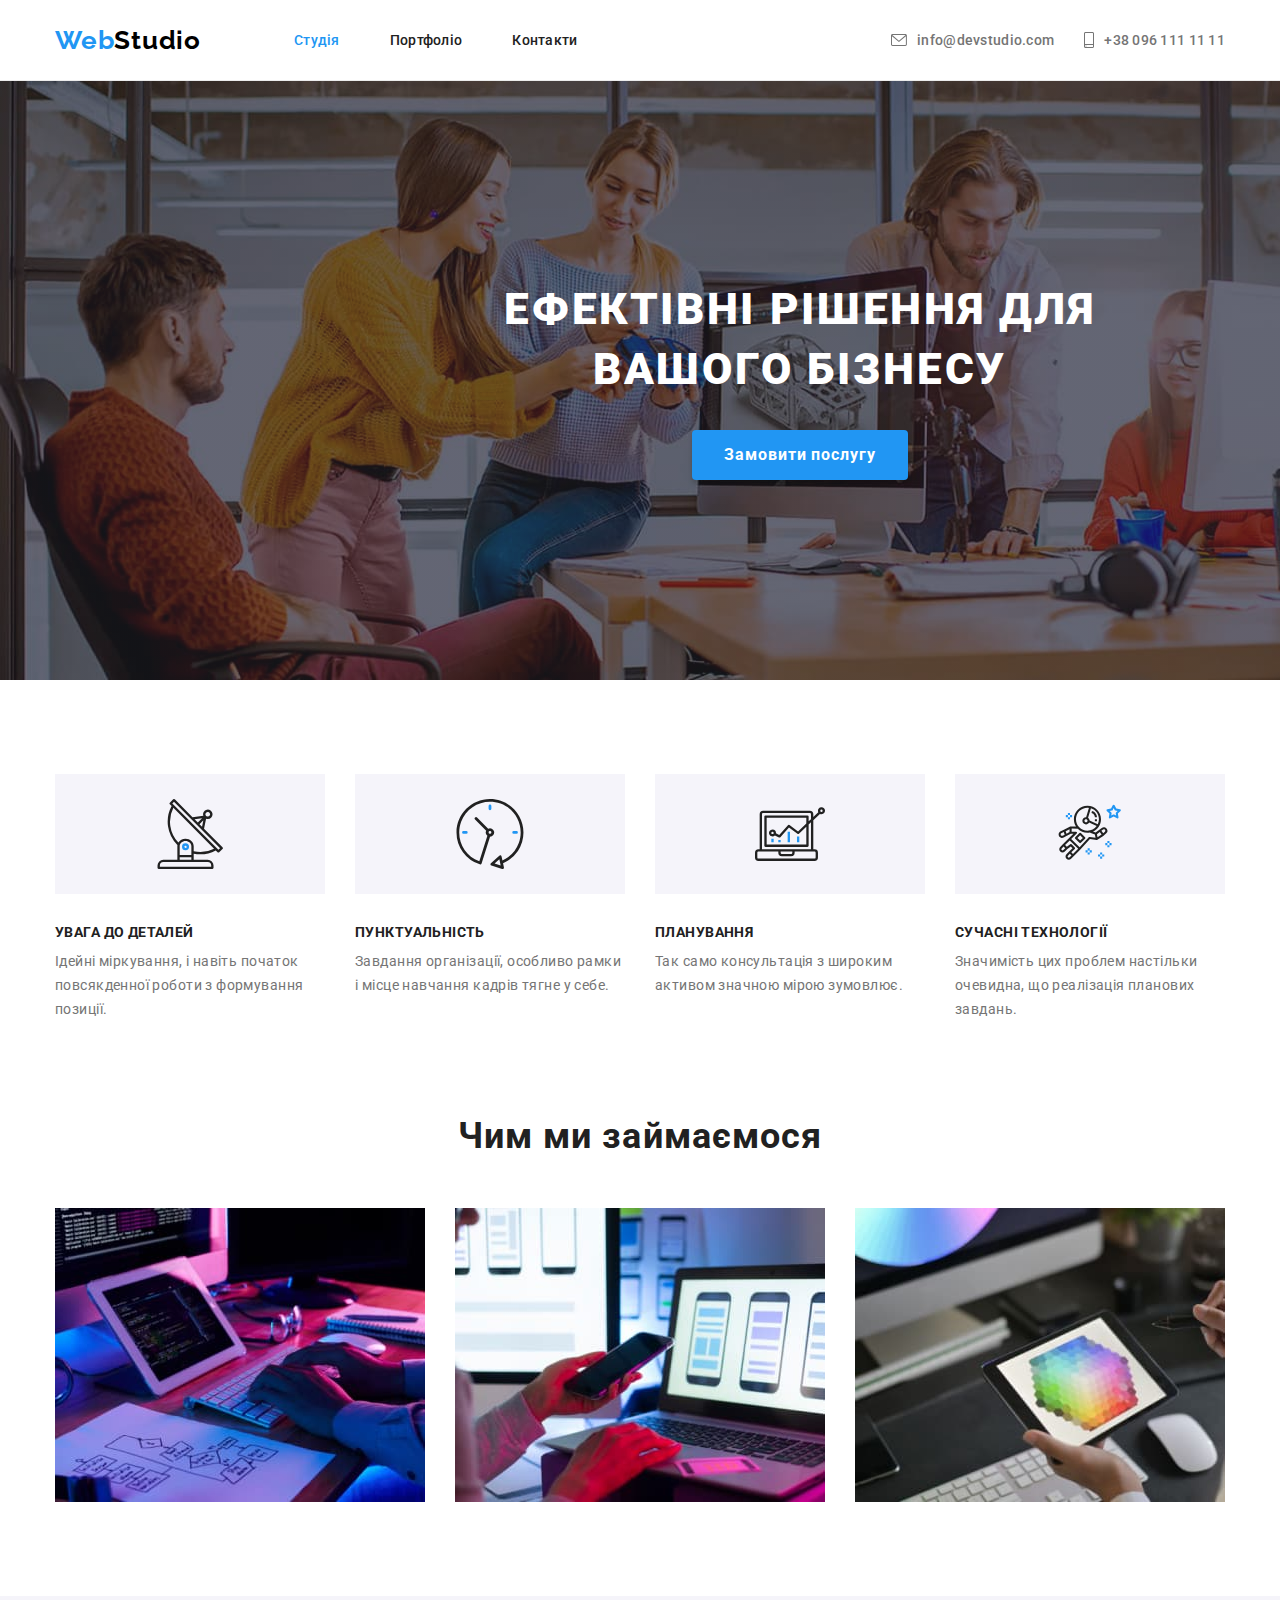
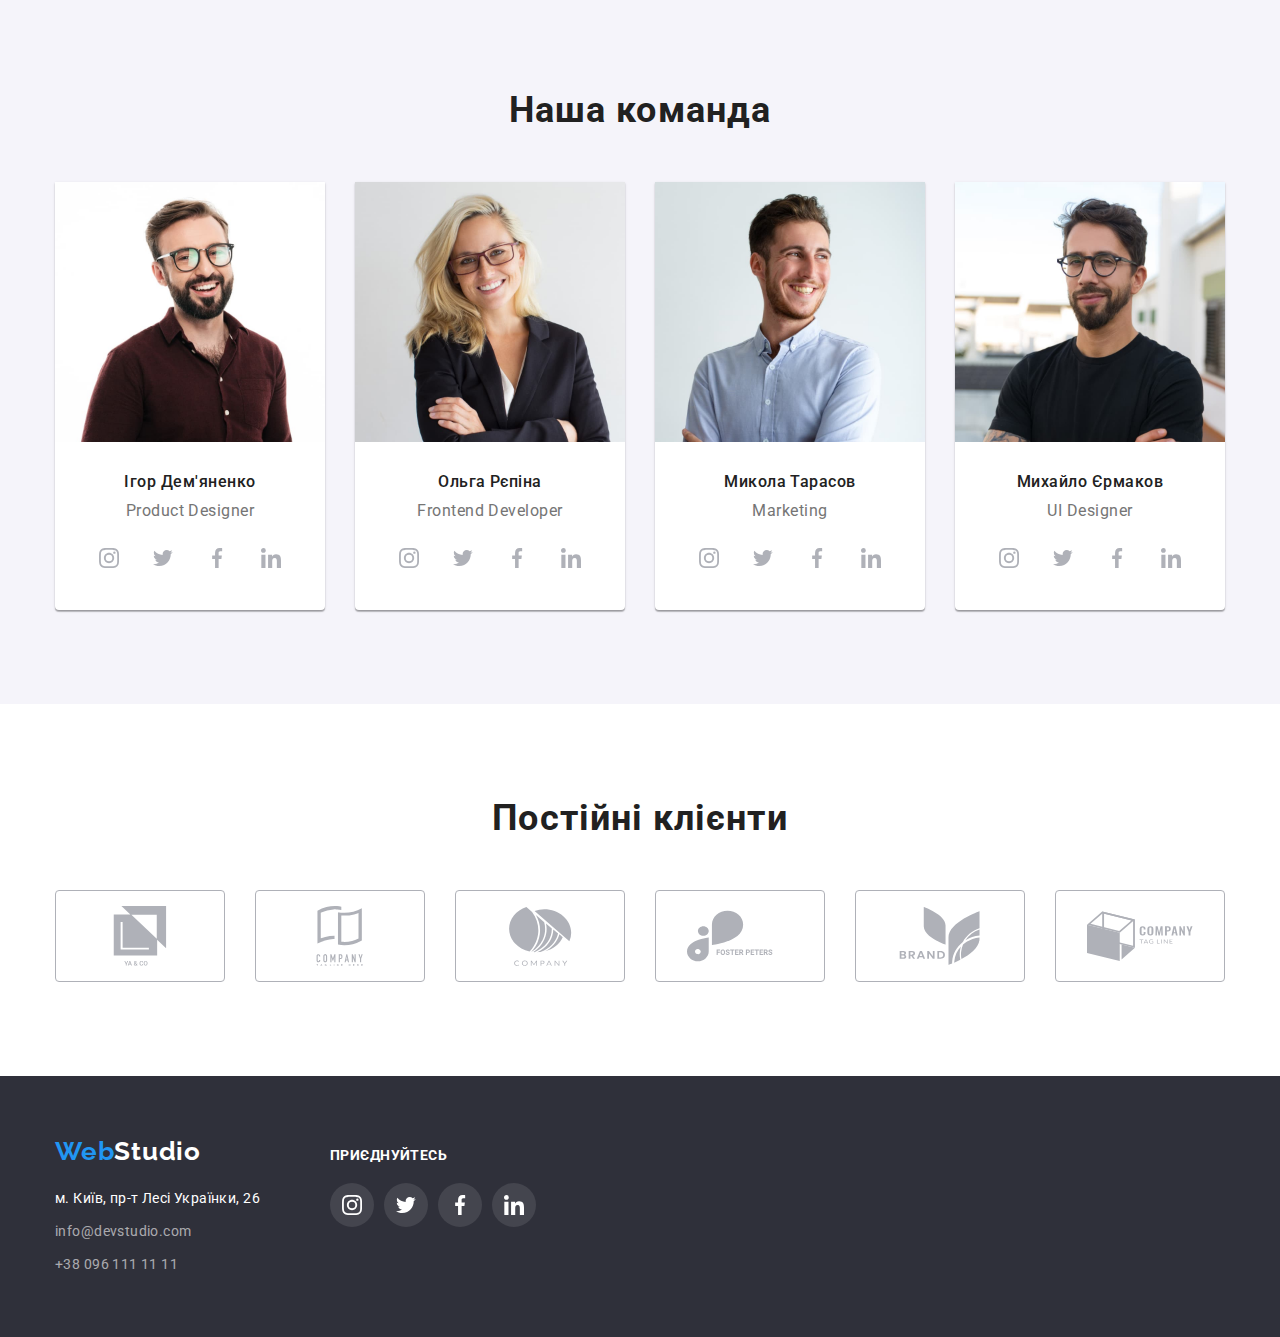
<file: index.html>
<!DOCTYPE html>
<html lang="en">
  <head>
    <meta http-equiv="x-ua-compatible" content="ie=edge" />
    <meta charset="utf-8" />
    <title>Студія</title>
    <link rel="preconnect" href="https://fonts.googleapis.com" />
    <link rel="preconnect" href="https://fonts.gstatic.com" crossorigin />
    <link
      href="https://fonts.googleapis.com/css2?family=Raleway:wght@700&family=Roboto:wght@400;500;700;900&display=swap"
      rel="stylesheet"
    />
    <link
      rel="stylesheet"
      href="https://cdn.jsdelivr.net/npm/modern-normalize@1.1.0/modern-normalize.min.css"
    />
    <link rel="stylesheet" href="css/styles.css" />
  </head>
  <body>
    <header class="main-header">
      <nav class="container page-header">
        <a class="logo" href="https://oasi911.github.io/goit-markup-hw-03/"
          >Web<span class="second-part">Studio</span></a
        >
        <ul class="navigation list">
          <li class="item">
            <a class="nav-item current" href="index.html">Студія</a>
          </li>
          <li class="item">
            <a class="nav-item" href="portfolio.html">Портфоліо</a>
          </li>
          <li class="item">
            <a class="nav-item" href="#contacts">Контакти</a>
          </li>
        </ul>
        <address class="address">
          <ul class="addresses list">
            <li class="item">
              <a class="address-item" href="mailto:info@devstudio.com"
                ><svg class="icon" height="12" width="16">
                  <use href="./images/icons.svg#icon-envelope"></use>
                </svg>
                info@devstudio.com</a
              >
            </li>
            <li class="item">
              <a class="address-item" href="tel:+380961111111"
                ><svg class="icon" height="16" width="10">
                  <use href="./images/icons.svg#icon-smartphone"></use>
                </svg>
                +38 096 111 11 11</a
              >
            </li>
          </ul>
        </address>
      </nav>
    </header>

    <main>
      <section class="banner">
        <div class="container">
          <h1 class="text">ЕФЕКТІВНІ РІШЕННЯ ДЛЯ ВАШОГО БІЗНЕСУ</h1>
          <button class="button-item" type="button">Замовити послугу</button>
        </div>
      </section>

      <section class="advantages section">
        <div class="container">
          <h2 class="slogan visually-hidden">Наші переваги</h2>
          <ul class="main-advantages list">
            <li class="item">
              <div class="icon-block">
                <svg class="icon" width="70" height="70">
                  <use href="./images/icons.svg#icon-antenna"></use>
                </svg>
              </div>
              <h3 class="slogan-item">УВАГА ДО ДЕТАЛЕЙ</h3>
              <p class="text">
                Ідейні міркування, і навіть початок повсякденної роботи з
                формування позиції.
              </p>
            </li>
            <li class="item">
              <div class="icon-block">
                <svg class="icon" width="70" height="70">
                  <use href="./images/icons.svg#icon-clock"></use>
                </svg>
              </div>
              <h3 class="slogan-item">ПУНКТУАЛЬНІСТЬ</h3>
              <p class="text">
                Завдання організації, особливо рамки і місце навчання кадрів
                тягне у себе.
              </p>
            </li>
            <li class="item">
              <div class="icon-block">
                <svg class="icon" width="70" height="70">
                  <use href="./images/icons.svg#icon-diagram"></use>
                </svg>
              </div>
              <h3 class="slogan-item">ПЛАНУВАННЯ</h3>
              <p class="text">
                Так само консультація з широким активом значною мірою зумовлює.
              </p>
            </li>
            <li class="item">
              <div class="icon-block">
                <svg class="icon" width="70" height="70">
                  <use href="./images/icons.svg#icon-astronaut"></use>
                </svg>
              </div>
              <h3 class="slogan-item">СУЧАСНІ ТЕХНОЛОГІЇ</h3>
              <p class="text">
                Значимість цих проблем настільки очевидна, що реалізація
                планових завдань.
              </p>
            </li>
          </ul>
        </div>
      </section>

      <section class="boxes section">
        <div class="container">
          <h2 class="slogan">Чим ми займаємося</h2>
          <ul class="main-boxes list">
            <li class="item">
              <img
                class="image"
                src="images/box1.jpg"
                alt="what we are doing picture one"
                width="370"
              />
            </li>
            <li class="item">
              <img
                class="image"
                src="images/box2.jpg"
                alt="what we are doing picture two"
                width="370"
              />
            </li>
            <li class="item">
              <img
                class="image"
                src="images/box3.jpg"
                alt="what we are doing picture three"
                width="370"
              />
            </li>
          </ul>
        </div>
      </section>

      <section class="team section">
        <div class="container">
          <h2 class="our-team">Наша команда</h2>
          <ul class="main-team list">
            <li class="item">
              <img src="images/person1.jpg" alt="Ihor" width="270" />
              <div class="info">
                <h3 class="name">Ігор Дем'яненко</h3>
                <p class="description">Product Designer</p>
              </div>
              <div class="svg-icons">
                <ul class="svg-items">
                  <li class="svg-item">
                    <a href="" class="link">
                      <svg class="icon img" width="20" height="20">
                        <use href="./images/icons.svg#icon-instagram"></use>
                      </svg>
                    </a>
                  </li>
                  <li class="svg-item">
                    <a href="" class="link">
                      <svg class="icon img" width="20" height="20">
                        <use href="./images/icons.svg#icon-twitter"></use>
                      </svg>
                    </a>
                  </li>
                  <li class="svg-item">
                    <a href="" class="link">
                      <svg class="icon img" width="20" height="20">
                        <use href="./images/icons.svg#icon-facebook"></use>
                      </svg>
                    </a>
                  </li>
                  <li class="svg-item">
                    <a href="" class="link">
                      <svg class="icon img" width="20" height="20">
                        <use href="./images/icons.svg#icon-linkedin"></use>
                      </svg>
                    </a>
                  </li>
                </ul>
              </div>
            </li>

            <li class="item">
              <img src="images/person2.jpg" alt="Olga" width="270" />
              <div class="info">
                <h3 class="name">Ольга Рєпіна</h3>
                <p class="description">Frontend Developer</p>
              </div>
              <div class="svg-icons">
                <ul class="svg-items">
                  <li class="svg-item">
                    <a href="" class="link">
                      <svg class="icon img" width="20" height="20">
                        <use href="./images/icons.svg#icon-instagram"></use>
                      </svg>
                    </a>
                  </li>
                  <li class="svg-item">
                    <a href="" class="link">
                      <svg class="icon img" width="20" height="20">
                        <use href="./images/icons.svg#icon-twitter"></use>
                      </svg>
                    </a>
                  </li>
                  <li class="svg-item">
                    <a href="" class="link">
                      <svg class="icon img" width="20" height="20">
                        <use href="./images/icons.svg#icon-facebook"></use>
                      </svg>
                    </a>
                  </li>
                  <li class="svg-item">
                    <a href="" class="link">
                      <svg class="icon img" width="20" height="20">
                        <use href="./images/icons.svg#icon-linkedin"></use>
                      </svg>
                    </a>
                  </li>
                </ul>
              </div>
            </li>

            <li class="item">
              <img src="images/person3.jpg" alt="Mykola" width="270" />
              <div class="info">
                <h3 class="name">Микола Тарасов</h3>
                <p class="description">Marketing</p>
              </div>
              <div class="svg-icons">
                <ul class="svg-items">
                  <li class="svg-item">
                    <a href="" class="link">
                      <svg class="icon img" width="20" height="20">
                        <use href="./images/icons.svg#icon-instagram"></use>
                      </svg>
                    </a>
                  </li>
                  <li class="svg-item">
                    <a href="" class="link">
                      <svg class="icon img" width="20" height="20">
                        <use href="./images/icons.svg#icon-twitter"></use>
                      </svg>
                    </a>
                  </li>
                  <li class="svg-item">
                    <a href="" class="link">
                      <svg class="icon img" width="20" height="20">
                        <use href="./images/icons.svg#icon-facebook"></use>
                      </svg>
                    </a>
                  </li>
                  <li class="svg-item">
                    <a href="" class="link">
                      <svg class="icon img" width="20" height="20">
                        <use href="./images/icons.svg#icon-linkedin"></use>
                      </svg>
                    </a>
                  </li>
                </ul>
              </div>
            </li>

            <li class="item">
              <img src="images/person4.jpg" alt="Mykhailo" width="270" />
              <div class="info">
                <h3 class="name">Михайло Єрмаков</h3>
                <p class="description">UI Designer</p>
              </div>
              <div class="svg-icons">
                <ul class="svg-items">
                  <li class="svg-item">
                    <a href="" class="link">
                      <svg class="icon img" width="20" height="20">
                        <use href="./images/icons.svg#icon-instagram"></use>
                      </svg>
                    </a>
                  </li>
                  <li class="svg-item">
                    <a href="" class="link">
                      <svg class="icon img" width="20" height="20">
                        <use href="./images/icons.svg#icon-twitter"></use>
                      </svg>
                    </a>
                  </li>
                  <li class="svg-item">
                    <a href="" class="link">
                      <svg class="icon img" width="20" height="20">
                        <use href="./images/icons.svg#icon-facebook"></use>
                      </svg>
                    </a>
                  </li>
                  <li class="svg-item">
                    <a href="" class="link">
                      <svg class="icon img" width="20" height="20">
                        <use href="./images/icons.svg#icon-linkedin"></use>
                      </svg>
                    </a>
                  </li>
                </ul>
              </div>
            </li>
          </ul>
        </div>
      </section>

      <section class="customers section">
        <div class="container">
          <h2 class="slogan">Постійні клієнти</h2>
          <div class="customers-logo">
            <ul class="logo-list list">
              <li class="item">
                <a
                  class="link"
                  href=""
                  target="_blank"
                  rel="«noopener noreferrer"
                >
                  <svg class="svg-logo" width="106" height="60">
                    <use href="./images/icons.svg#icon-client-1"></use>
                  </svg>
                </a>
              </li>
              <li class="item">
                <a
                  class="link"
                  href=""
                  target="_blank"
                  rel="«noopener noreferrer"
                >
                  <svg class="svg-logo" width="106" height="60">
                    <use href="./images/icons.svg#icon-client-2"></use>
                  </svg>
                </a>
              </li>
              <li class="item">
                <a
                  class="link"
                  href=""
                  target="_blank"
                  rel="«noopener noreferrer"
                >
                  <svg class="svg-logo" width="106" height="60">
                    <use href="./images/icons.svg#icon-client-3"></use>
                  </svg>
                </a>
              </li>
              <li class="item">
                <a
                  class="link"
                  href=""
                  target="_blank"
                  rel="«noopener noreferrer"
                >
                  <svg class="svg-logo" width="106" height="60">
                    <use href="./images/icons.svg#icon-client-4"></use>
                  </svg>
                </a>
              </li>
              <li class="item">
                <a
                  class="link"
                  href=""
                  target="_blank"
                  rel="«noopener noreferrer"
                >
                  <svg class="svg-logo" width="106" height="60">
                    <use href="./images/icons.svg#icon-client-5"></use>
                  </svg>
                </a>
              </li>
              <li class="item">
                <a
                  class="link"
                  href=""
                  target="_blank"
                  rel="«noopener noreferrer"
                >
                  <svg class="svg-logo" width="106" height="60">
                    <use href="./images/icons.svg#icon-client-6"></use>
                  </svg>
                </a>
              </li>
            </ul>
          </div>
        </div>
      </section>
    </main>

    <footer class="footer">
      <div class="container footer-main">
        <div class="contacts-main">
          <a
            class="footer-logo"
            href="https://oasi911.github.io/goit-markup-hw-03/"
            >Web<span class="second-part">Studio</span></a
          >
          <address>
            <ul class="footer-contacts list">
              <li class="item">
                <a
                  class="coordinates"
                  href="https://goo.gl/maps/8TYebSpP7c4H44jo8"
                  target="_blank"
                  rel="«noopener noreferrer"
                  >м. Київ, пр-т Лесі Українки, 26</a
                >
              </li>
              <li class="item">
                <a class="contacts" href="mailto:info@devstudio.com"
                  >info@devstudio.com</a
                >
              </li>
              <li class="item">
                <a class="contacts" href="tel:+380961111111"
                  >+38 096 111 11 11</a
                >
              </li>
            </ul>
          </address>
        </div>
        <div class="socials-main">
          <h3 class="slogan">приєднуйтесь</h3>
          <ul class="svg-items">
            <li class="svg-item">
              <a href="" class="link">
                <svg class="icon img" width="20" height="20">
                  <use href="./images/icons.svg#icon-instagram"></use>
                </svg>
              </a>
            </li>
            <li class="svg-item">
              <a href="" class="link">
                <svg class="icon img" width="20" height="20">
                  <use href="./images/icons.svg#icon-twitter"></use>
                </svg>
              </a>
            </li>
            <li class="svg-item">
              <a href="" class="link">
                <svg class="icon img" width="20" height="20">
                  <use href="./images/icons.svg#icon-facebook"></use>
                </svg>
              </a>
            </li>
            <li class="svg-item">
              <a href="" class="link">
                <svg class="icon img" width="20" height="20">
                  <use href="./images/icons.svg#icon-linkedin"></use>
                </svg>
              </a>
            </li>
          </ul>
        </div>
      </div>
    </footer>
  </body>
</html>
</file>
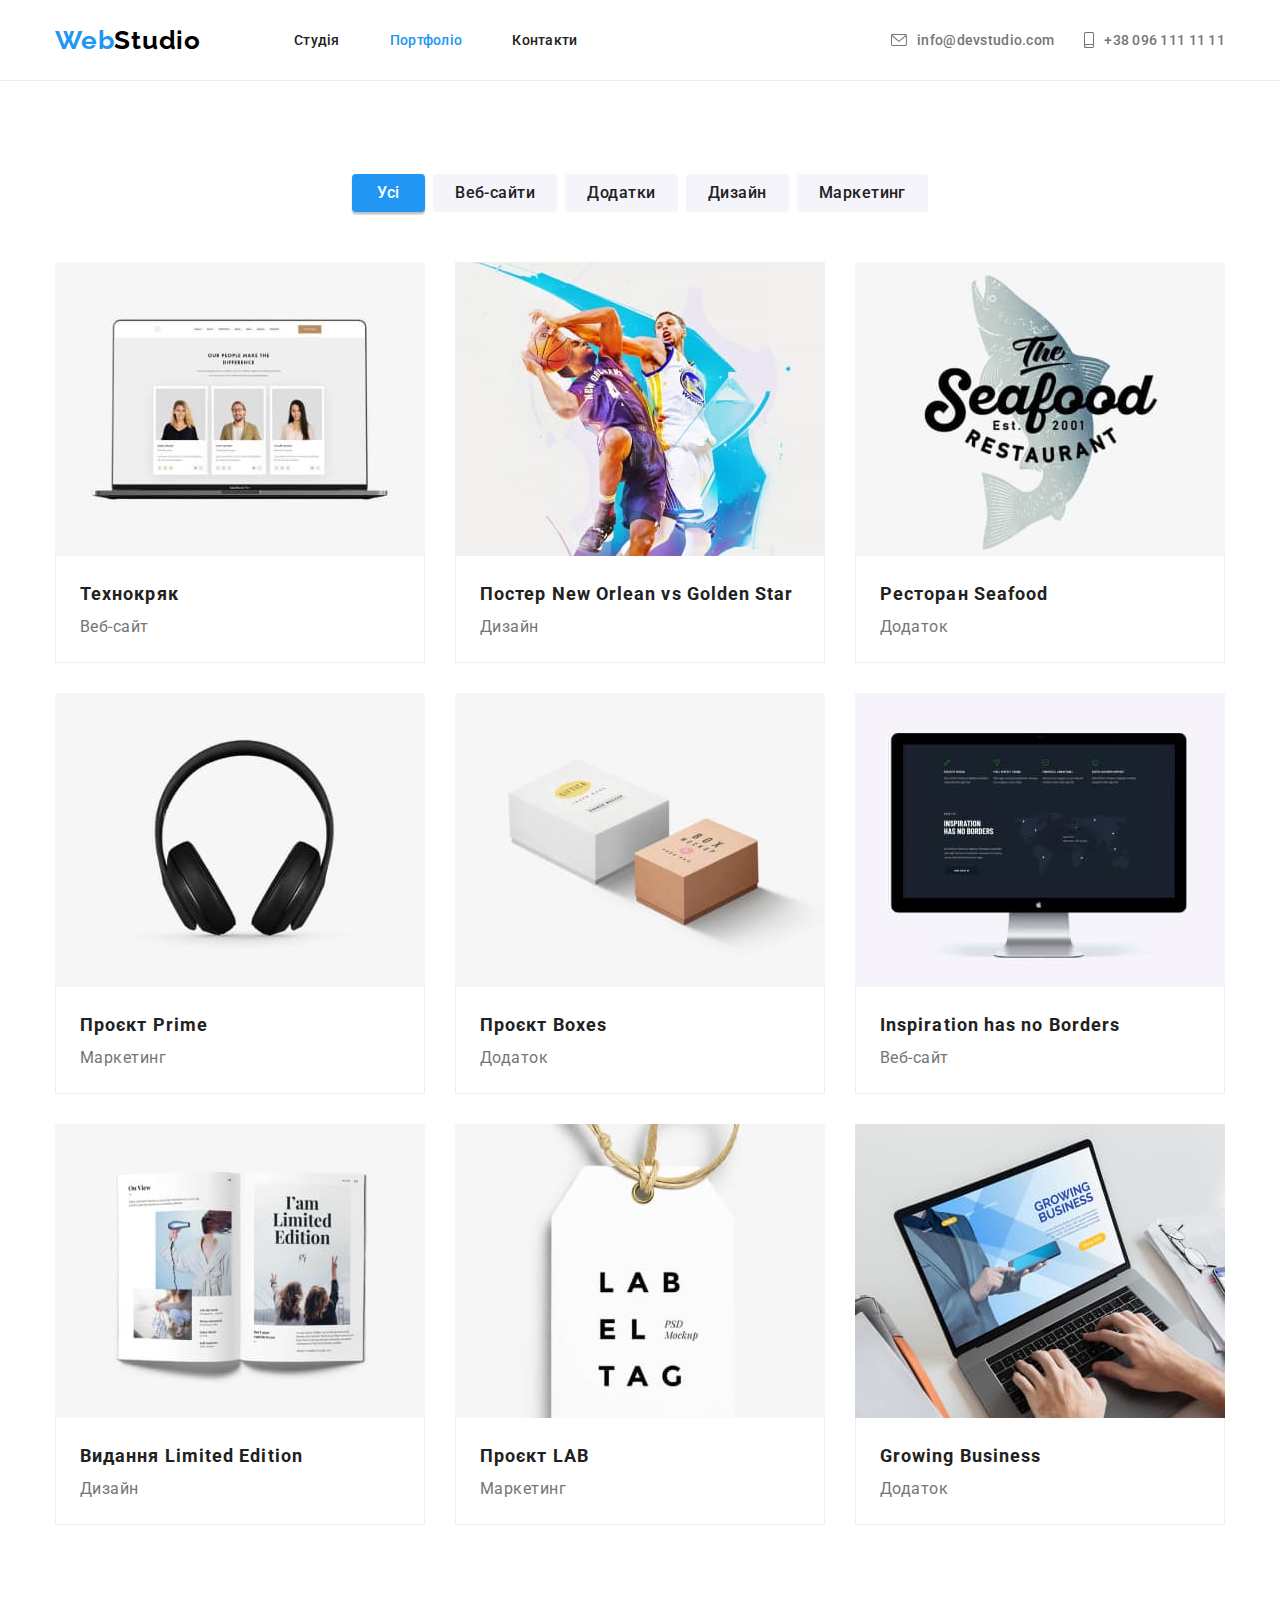
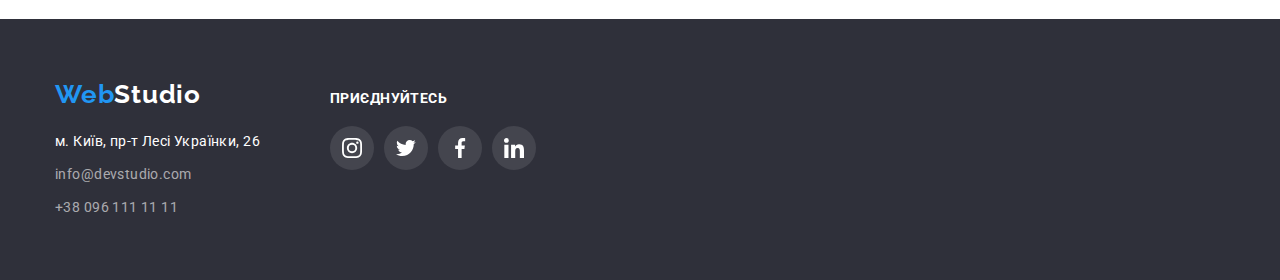
<file: portfolio.html>
<!DOCTYPE html>
<html lang="en">
  <head>
    <meta http-equiv="x-ua-compatible" content="ie=edge" />
    <meta charset="utf-8" />
    <title>Портфоліо</title>
    <link rel="preconnect" href="https://fonts.googleapis.com" />
    <link rel="preconnect" href="https://fonts.gstatic.com" crossorigin />
    <link
      href="https://fonts.googleapis.com/css2?family=Raleway:wght@700&family=Roboto:wght@400;500;700;900&display=swap"
      rel="stylesheet"
    />
    <link
      rel="stylesheet"
      href="https://cdn.jsdelivr.net/npm/modern-normalize@1.1.0/modern-normalize.min.css"
    />
    <link rel="stylesheet" href="css/styles.css" />
  </head>
  <body>
    <header class="main-header">
      <nav class="container page-header">
        <a class="logo" href="https://oasi911.github.io/goit-markup-hw-03/"
          >Web<span class="second-part">Studio</span></a
        >
        <ul class="navigation list">
          <li class="item">
            <a class="nav-item" href="index.html">Студія</a>
          </li>
          <li class="item">
            <a class="nav-item current" href="portfolio.html">Портфоліо</a>
          </li>
          <li class="item">
            <a class="nav-item" href="#contacts">Контакти</a>
          </li>
        </ul>
        <address class="address">
          <ul class="addresses list">
            <li class="item">
              <a class="address-item" href="mailto:info@devstudio.com"
                ><svg class="icon" height="12" width="16">
                  <use href="./images/icons.svg#icon-envelope"></use>
                </svg>
                info@devstudio.com</a
              >
            </li>
            <li class="item">
              <a class="address-item" href="tel:+380961111111"
                ><svg class="icon" height="16" width="10">
                  <use href="./images/icons.svg#icon-smartphone"></use>
                </svg>
                +38 096 111 11 11</a
              >
            </li>
          </ul>
        </address>
      </nav>
    </header>

    <main>
      <section class="examples section">
        <div class="container">
          <h1 class="visually-hidden">Портфоліо</h1>
          <ul class="main-buttons list">
            <li class="item">
              <button class="button current" type="button">Усі</button>
            </li>
            <li class="item">
              <button class="button" type="button">Веб-сайти</button>
            </li>
            <li class="item">
              <button class="button" type="button">Додатки</button>
            </li>
            <li class="item">
              <button class="button" type="button">Дизайн</button>
            </li>
            <li class="item">
              <button class="button" type="button">Маркетинг</button>
            </li>
          </ul>
          <ul class="main-examples list">
            <li class="item">
              <a class="link" href="" target="_blank" rel="noreferrer noopener">
                <img
                  src="images/portfolio-picture-1.jpg"
                  alt="portfolio picture 1"
                  width="370"
                />
                <div class="item-text">
                  <h2 class="name">Технокряк</h2>
                  <p class="description">Веб-сайт</p>
                </div>
              </a>
            </li>
            <li class="item">
              <a class="link" href="" target="_blank" rel="noreferrer noopener">
                <img
                  src="images/portfolio-picture-2.jpg"
                  alt="portfolio picture 2"
                  width="370"
                />
                <div class="item-text">
                  <h2 class="name">Постер New Orlean vs Golden Star</h2>
                  <p class="description">Дизайн</p>
                </div>
              </a>
            </li>
            <li class="item">
              <a class="link" href="" target="_blank" rel="noreferrer noopener">
                <img
                  src="images/portfolio-picture-3.jpg"
                  alt="portfolio picture 3"
                  width="370"
                />
                <div class="item-text">
                  <h2 class="name">Ресторан Seafood</h2>
                  <p class="description">Додаток</p>
                </div>
              </a>
            </li>
            <li class="item">
              <a class="link" href="" target="_blank" rel="noreferrer noopener">
                <img
                  src="images/portfolio-picture-4.jpg"
                  alt="portfolio picture 4"
                  width="370"
                />
                <div class="item-text">
                  <h2 class="name">Проєкт Prime</h2>
                  <p class="description">Маркетинг</p>
                </div>
              </a>
            </li>
            <li class="item">
              <a class="link" href="" target="_blank" rel="noreferrer noopener">
                <img
                  src="images/portfolio-picture-5.jpg"
                  alt="portfolio picture 5"
                  width="370"
                />
                <div class="item-text">
                  <h2 class="name">Проєкт Boxes</h2>
                  <p class="description">Додаток</p>
                </div>
              </a>
            </li>
            <li class="item">
              <a class="link" href="" target="_blank" rel="noreferrer noopener">
                <img
                  src="images/portfolio-picture-6.jpg"
                  alt="portfolio picture 6"
                  width="370"
                />
                <div class="item-text">
                  <h2 class="name">Inspiration has no Borders</h2>
                  <p class="description">Веб-сайт</p>
                </div>
              </a>
            </li>
            <li class="item">
              <a class="link" href="" target="_blank" rel="noreferrer noopener">
                <img
                  src="images/portfolio-picture-7.jpg"
                  alt="portfolio picture 7"
                  width="370"
                />
                <div class="item-text">
                  <h2 class="name">Видання Limited Edition</h2>
                  <p class="description">Дизайн</p>
                </div>
              </a>
            </li>
            <li class="item">
              <a class="link" href="" target="_blank" rel="noreferrer noopener">
                <img
                  src="images/portfolio-picture-8.jpg"
                  alt="portfolio picture 8"
                  width="370"
                />
                <div class="item-text">
                  <h2 class="name">Проєкт LAB</h2>
                  <p class="description">Маркетинг</p>
                </div>
              </a>
            </li>
            <li class="item">
              <a class="link" href="" target="_blank" rel="noreferrer noopener">
                <img
                  src="images/portfolio-picture-9.jpg"
                  alt="portfolio picture 9"
                  width="370"
                />
                <div class="item-text">
                  <h2 class="name">Growing Business</h2>
                  <p class="description">Додаток</p>
                </div>
              </a>
            </li>
          </ul>
        </div>
      </section>
    </main>

    <footer class="footer">
      <div class="container footer-main">
        <div class="contacts-main">
          <a
            class="footer-logo"
            href="https://oasi911.github.io/goit-markup-hw-03/"
            >Web<span class="second-part">Studio</span></a
          >
          <address>
            <ul class="footer-contacts list">
              <li class="item">
                <a
                  class="coordinates"
                  href="https://goo.gl/maps/8TYebSpP7c4H44jo8"
                  target="_blank"
                  rel="«noopener noreferrer"
                  >м. Київ, пр-т Лесі Українки, 26</a
                >
              </li>
              <li class="item">
                <a class="contacts" href="mailto:info@devstudio.com"
                  >info@devstudio.com</a
                >
              </li>
              <li class="item">
                <a class="contacts" href="tel:+380961111111"
                  >+38 096 111 11 11</a
                >
              </li>
            </ul>
          </address>
        </div>
        <div class="socials-main">
          <h3 class="slogan">приєднуйтесь</h3>
          <ul class="svg-items">
            <li class="svg-item">
              <a href="" class="link">
                <svg class="icon img" width="20" height="20">
                  <use href="./images/icons.svg#icon-instagram"></use>
                </svg>
              </a>
            </li>
            <li class="svg-item">
              <a href="" class="link">
                <svg class="icon img" width="20" height="20">
                  <use href="./images/icons.svg#icon-twitter"></use>
                </svg>
              </a>
            </li>
            <li class="svg-item">
              <a href="" class="link">
                <svg class="icon img" width="20" height="20">
                  <use href="./images/icons.svg#icon-facebook"></use>
                </svg>
              </a>
            </li>
            <li class="svg-item">
              <a href="" class="link">
                <svg class="icon img" width="20" height="20">
                  <use href="./images/icons.svg#icon-linkedin"></use>
                </svg>
              </a>
            </li>
          </ul>
        </div>
      </div>
    </footer>
  </body>
</html>
</file>
<file: css/styles.css>
/* General styles */

body {
  font-family: 'Roboto', sans-serif;
  color: var(--text-main-color);
  font-size: 14px;
  line-height: 1.2;
  background-color: var(--main-background-colors);
}

h1,
h2,
h3,
h4,
h5,
h6,
ul,
p {
  margin: 0;
  padding: 0;
}

:root {
  --main-background-color: #2f303a;
  --secondary-background-color: #f5f4fa;
  --main-button-color: #212121;
  --hover-button-color: #2196f3;
  --secondary-hover-button-color: #188ce8;
  --secondary-text-color: #757575;
  --secondary-main-text-color: #ffffff;
  --text-main-color: #000000;
  --header-outline: #ececec;
  --examples-outline: #eeeeee;
  --shadow-main-color: rgba(0, 0, 0, 0.15);
  --shadow-secondary-color: rgba(0, 0, 0, 0.25);
  --team-shadow-main-color: rgba(0, 0, 0, 0.12);
  --team-shadow-secondary-color: rgba(0, 0, 0, 0.2);
  --team-box-shadow: rgba(0, 0, 0, 0.14);
  --footer-address-color: rgba(255, 255, 255, 0.6);
  --buttons-shadow-main-color: rgba(0, 0, 0, 0.1);
  --buttons-shadow-secondary-color: rgba(0, 0, 0, 0.08);
  --svg-button-color: #afb1b8;
  --svg-secondary-button-color: rgba(255, 255, 255, 0.1);
  --background-gradient-color: rgba(47, 48, 58, 0.4);
  --portfolio-shadow-color: rgba(0, 0, 0, 0.06);
  --portfolio-secondary-shadow-color: rgba(0, 0, 0, 0.16);
}

.container {
  max-width: 1200px;
  margin: 0 auto;
  padding-left: 15px;
  padding-right: 15px;
}

.section {
  padding-top: 94px;
  padding-bottom: 94px;
}

.list {
  list-style: none;
}

.visually-hidden {
  position: absolute;
  width: 1px;
  height: 1px;
  margin: -1px;
  border: 0;
  padding: 0;
  white-space: nowrap;
  clip-path: inset(100%);
  clip: rect(0 0 0 0);
  overflow: hidden;
}

img {
  display: block;
  max-width: 100%;
  height: auto;
}

/* Header */

.page-header {
  display: flex;
  align-items: center;
}

.main-header {
  outline: var(--header-outline) solid 1px;
}

.logo {
  font-family: 'Raleway';
  font-weight: 700;
  font-size: 26px;
  line-height: 1.192;
  letter-spacing: 0.03em;
  text-decoration: none;
  color: var(--hover-button-color);
  padding-top: 24.5px;
  padding-bottom: 24.5px;
}

.logo .second-part {
  color: var(--text-main-color);
}

.navigation {
  display: flex;
  margin-left: 93px;
}

.navigation .item:not(:last-child) {
  margin-right: 50px;
}

.navigation .nav-item {
  font-weight: 500;
  font-size: 14px;
  line-height: 1.142;
  letter-spacing: 0.02em;
  color: var(--main-button-color);
  text-decoration: none;
  padding-top: 32px;
  padding-bottom: 32px;
  display: block;
}

.navigation .nav-item:hover,
.navigation .nav-item:focus,
.navigation .nav-item.current,
.address .address-item:hover,
.address .address-item:focus,
.footer li a:hover,
.footer li a:focus {
  color: var(--hover-button-color);
}

.addresses .address-item {
  padding-top: 31.5px;
  padding-bottom: 31.5px;
  display: flex;
  align-items: center;
  justify-content: center;
}

.page-header .address {
  margin-left: auto;
}

.page-header .addresses {
  display: flex;
}

.page-header .addresses .item + .item {
  margin-left: 30px;
}

.address .address-item {
  font-weight: 500;
  font-size: 14px;
  line-height: 1.142;
  letter-spacing: 0.02em;
  text-decoration: none;
  color: var(--secondary-text-color);
  font-style: normal;
}

.addresses .icon {
  margin-right: 10px;
  fill: currentColor;
}

/* Banner */

.banner {
  background-image: linear-gradient(
      var(--background-gradient-color),
      var(--background-gradient-color)
    ),
    url(../images/main-background.jpg);
  text-align: center;
  padding-bottom: 200px;
  padding-top: 200px;
  width: 1600px;
  margin-left: auto;
  margin-right: auto;
}

.banner .text {
  font-weight: 900;
  font-size: 44px;
  line-height: 1.363;
  text-align: center;
  letter-spacing: 0.06em;
  text-transform: uppercase;
  color: var(--secondary-main-text-color);
  max-width: 696px;
  margin: 0 auto;
}

.banner .button-item {
  width: 216px;
  height: 50px;
  display: flex;
  justify-content: center;
  background: var(--hover-button-color);
  box-shadow: 0px 4px 4px var(--shadow-main-color);
  border-radius: 4px;
  border: 0;
  font-weight: 700;
  font-size: 16px;
  line-height: 1.875;
  display: flex;
  align-items: center;
  margin: 30px auto 0;
  letter-spacing: 0.06em;
  text-align: center;
  color: var(--secondary-main-text-color);
  cursor: pointer;
}

.banner .button-item:hover,
.banner .button-item:focus {
  background: var(--secondary-hover-button-color);
  text-shadow: none;
}

/* Advantages */

.advantages .slogan {
  font-weight: 700;
  font-size: 36px;
  line-height: 1.166;
  text-align: center;
  letter-spacing: 0.03em;
  color: var(--main-button-color);
}

.main-advantages {
  display: flex;
  justify-content: space-between;
}

.main-advantages .item {
  width: 270px;
}

.main-advantages .item + .item {
  margin-left: 30px;
}

.advantages .slogan-item {
  padding-top: 30px;
  font-weight: 700;
  font-size: 14px;
  line-height: 1.142;
  letter-spacing: 0.03em;
  text-transform: uppercase;
  color: var(--main-button-color);
}

.advantages .text {
  font-size: 14px;
  line-height: 1.71;
  letter-spacing: 0.03em;
  color: var(--secondary-text-color);
  margin-top: 10px;
}

.main-advantages .icon-block {
  width: 270px;
  height: 120px;
  display: flex;
  align-items: center;
  justify-content: center;
  background-color: var(--secondary-background-color);
}

/* Boxes */

.boxes {
  padding-top: 0;
}

.boxes .slogan {
  font-weight: 700;
  font-size: 36px;
  line-height: 1.166;
  text-align: center;
  letter-spacing: 0.03em;
  color: var(--main-button-color);
}

.main-boxes {
  display: flex;
  justify-content: center;
  margin-top: 50px;
}

.main-boxes .item {
  width: 370px;
}

.main-boxes .item + .item {
  margin-left: 30px;
}

/* Team */

.team {
  background: var(--secondary-background-color);
}

.team .our-team {
  font-weight: 700;
  font-size: 36px;
  line-height: 1.166;
  text-align: center;
  letter-spacing: 0.03em;
  color: var(--main-button-color);
}

.main-team {
  display: flex;
  margin-top: 50px;
}

.main-team .item + .item {
  margin-left: 30px;
}

.team .item {
  background: var(--secondary-main-text-color);
  box-shadow: 0px 1px 3px var(--team-shadow-main-color),
    0px 1px 1px var(--team-box-shadow),
    0px 2px 1px var(--team-shadow-secondary-color);
  border-radius: 0px 0px 4px 4px;
  width: 270px;
}

.team .name {
  font-weight: 500;
  font-size: 16px;

  text-align: center;
  letter-spacing: 0.03em;
  color: var(--main-button-color);
}

.team .info {
  padding-top: 30px;
  padding-bottom: 16px;
}

.team .description {
  font-size: 16px;
  line-height: 1.187;
  text-align: center;
  letter-spacing: 0.03em;
  color: var(--secondary-text-color);
  margin-top: 10px;
}

.main-team .svg-icons {
  padding-bottom: 30px;
}

.main-team .svg-items {
  display: flex;
  list-style: none;
  margin-left: 32px;
  max-width: 206px;
}

.main-team .svg-icons .svg-item:not(:last-child) {
  margin-right: 10px;
}

.main-team .svg-items .link {
  border-radius: 50%;
  color: var(--svg-button-color);
  display: flex;
  height: 44px;
  width: 44px;
  align-items: center;
  justify-content: center;
}

.main-team .svg-items .icon {
  fill: currentColor;
}

.main-team .svg-items .link:hover,
.main-team .svg-items .link:focus {
  background-color: var(--hover-button-color);
  color: var(--secondary-main-text-color);
}

/* Customers */

.customers .slogan {
  font-weight: 700;
  font-size: 36px;
  line-height: 1.166;
  text-align: center;
  letter-spacing: 0.03em;
  color: var(--main-button-color);
  margin-bottom: 50px;
}

.customers .logo-list {
  display: flex;
  align-items: center;
  justify-content: space-between;
}

.customers .link {
  width: 170px;
  height: 92px;
  display: flex;
  align-items: center;
  justify-content: center;
  color: var(--svg-button-color);
  border: 1px solid var(--svg-button-color);
  border-radius: 4px;
}

.customers .svg-logo {
  fill: currentColor;
}

.customers .link:hover,
.customers .link:focus {
  color: var(--hover-button-color);
  border: 1px solid var(--hover-button-color);
}

/* Footer */

.footer {
  background: var(--main-background-color);
  padding-top: 60px;
  padding-bottom: 60px;
}

.footer-logo {
  font-family: 'Raleway';
  font-weight: 700;
  font-size: 26px;
  line-height: 1.192;
  letter-spacing: 0.03em;
  text-decoration: none;
  color: var(--hover-button-color);
  display: block;
  margin-bottom: 20px;
}

.footer-logo .second-part {
  color: var(--secondary-main-text-color);
}

.footer .item + .item {
  margin-top: 9px;
}

.footer .coordinates {
  font-size: 14px;
  line-height: 1.714;
  letter-spacing: 0.03em;
  text-decoration: none;
  font-style: normal;
  color: var(--secondary-main-text-color);
}

.footer .contacts {
  font-weight: 400;
  font-size: 14px;
  line-height: 1.714;
  letter-spacing: 0.03em;
  color: var(--footer-address-color);
  text-decoration: none;
  font-style: normal;
}

.footer-main {
  display: flex;
  align-items: baseline;
}

.contacts-main {
  margin-right: 70px;
}

.socials-main .slogan {
  font-weight: 700;
  font-size: 14px;
  line-height: 16px;
  letter-spacing: 0.03em;
  text-transform: uppercase;
  color: var(--secondary-main-text-color);
}

.socials-main .svg-items {
  padding-top: 20px;
}

.socials-main .svg-items .svg-item:not(:last-child) {
  margin-right: 10px;
}

.socials-main .svg-items {
  display: flex;
  list-style: none;
  max-width: 206px;
}

.socials-main .svg-items .link {
  border-radius: 50%;
  background-color: var(--svg-secondary-button-color);
  color: var(--secondary-main-text-color);
  display: flex;
  height: 44px;
  width: 44px;
  align-items: center;
  justify-content: center;
}

.socials-main .svg-items .icon {
  fill: currentColor;
}

.socials-main .svg-items .link:hover,
.socials-main .svg-items .link:focus {
  background-color: var(--hover-button-color);
}

/* Portfolio */

.main-buttons {
  margin-bottom: 50px;
  display: flex;
  justify-content: center;
}

.main-buttons .button {
  background: var(--secondary-background-color);
  border-radius: 4px;
  font-weight: 500;
  font-size: 16px;
  line-height: 1.625;
  text-align: center;
  letter-spacing: 0.03em;
  color: var(--main-button-color);
  cursor: pointer;
  min-width: 73px;
  height: 38px;
  padding: 6px 22px;
  border: none;
}

.main-buttons .item + .item {
  margin-left: 8px;
}

.main-buttons .button:hover,
.main-buttons .button:focus,
.examples .button.current {
  color: var(--secondary-main-text-color);
  background: var(--hover-button-color);
  box-shadow: 0px 3px 1px var(--buttons-shadow-main-color),
    0px 1px 2px var(--buttons-shadow-secondary-color),
    0px 2px 2px var(--team-shadow-main-color);
  border-radius: 4px;
}

.main-examples {
  display: flex;
  flex-wrap: wrap;
  gap: 30px;
}

.main-examples .item {
  width: 370px;
  cursor: pointer;
}

.main-examples .link {
  text-decoration: none;
  display: block;
}

.main-examples .item-text {
  border-bottom: 1px solid var(--examples-outline);
  border-left: 1px solid var(--examples-outline);
  border-right: 1px solid var(--examples-outline);
  padding-bottom: 20px;
  padding-left: 24px;
  padding-right: 24px;
  padding-top: 20px;
}

.examples .name {
  font-weight: 700;
  font-size: 18px;
  line-height: 2;
  letter-spacing: 0.06em;
  color: var(--main-button-color);
}

.examples .description {
  font-weight: 400;
  font-size: 16px;
  line-height: 1.875;
  letter-spacing: 0.03em;
  color: var(--secondary-text-color);
}

.main-examples .link:hover,
.main-examples .link:focus {
  box-shadow: 0px 1px 1px var(--team-shadow-main-color),
    0px 4px 4px var(--portfolio-shadow-color),
    1px 4px 6px var(--portfolio-secondary-shadow-color);
}
</file>
